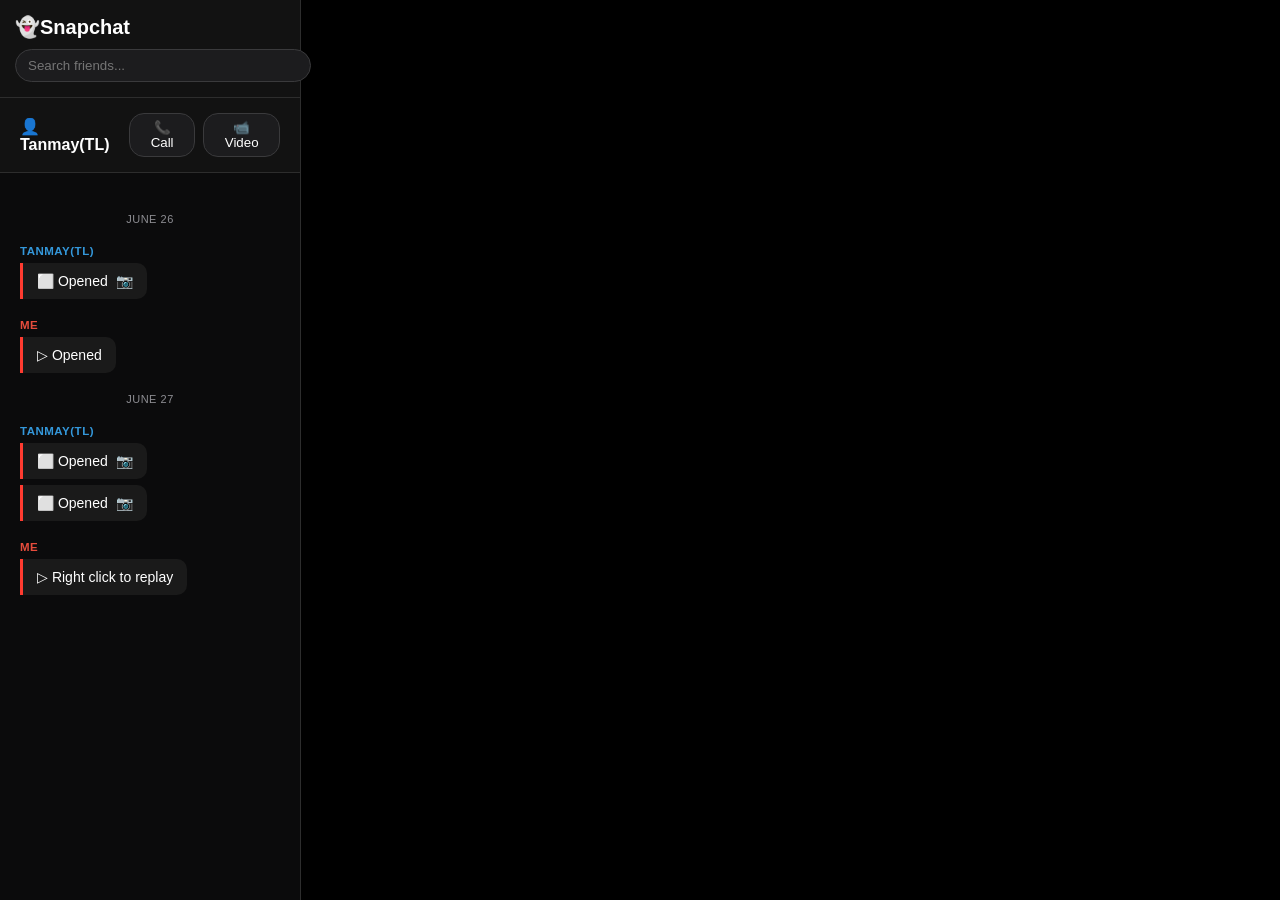
<file: chat.html>
<!DOCTYPE html>
<html>
<head>
  <meta charset="UTF-8">
  <title>Snapchat Chat - Tanmay(TL)</title>
  <link rel="stylesheet" href="chat.css">
</head>
<body>

  <div class="app-container">
    
    <!-- Left Sidebar: Friends List -->
    <div class="sidebar">
      <div class="sidebar-header">
        <h2> 👻Snapchat</h2>
        <input type="text" placeholder="Search friends...">
      </div>
      
      <div class="friend-list">
        


    <!-- Right Pane: Active Chat Window (Tanmay) -->
    <div class="chat-box">
      
      <!-- Chat Header -->
      <div class="chat-header">
        <span class="chat-title">👤 Tanmay(TL)</span>
        <div class="header-actions">
          <button class="call-btn" type="button">📞 Call</button>
          <button class="call-btn" type="button">📹 Video</button>
        </div>
      </div>
      
      <!-- Message History (Exact replication of user screenshot) -->
      <div class="messages-area">
        
        <div class="date-header">June 26</div>

        <div class="message-group">
          <div class="sender-label">Tanmay(TL)</div>
          <div class="message red-message">
            <span>⬜ Opened</span> 📷
          </div>
        </div>

        <div class="message-group">
          <div class="sender-label me">Me</div>
          <div class="message red-message">
            <span>▷ Opened</span>
          </div>
        </div>

        <div class="date-header">June 27</div>

        <div class="message-group">
          <div class="sender-label">Tanmay(TL)</div>
          <div class="message red-message">
            <span>⬜ Opened</span> 📷
          </div>
          <div class="message red-message">
            <span>⬜ Opened</span> 📷
          </div>
        </div>

        <div class="message-group">
          <div class="sender-label me">Me</div>
          <div class="message red-message">
            <span>▷ Right click to replay</span>
          </div>
        </div>

      </div>

      <!-- Bottom Chat Input Bar -->
      <div class="input-bar">
        <button class="camera-icon" type="button">📷</button>
        <input type="text" placeholder="Send a chat...">
        <button class="send-btn" type="button">Send</button>
      </div>

    </div>

  </div>

</body>
</html>
</file>
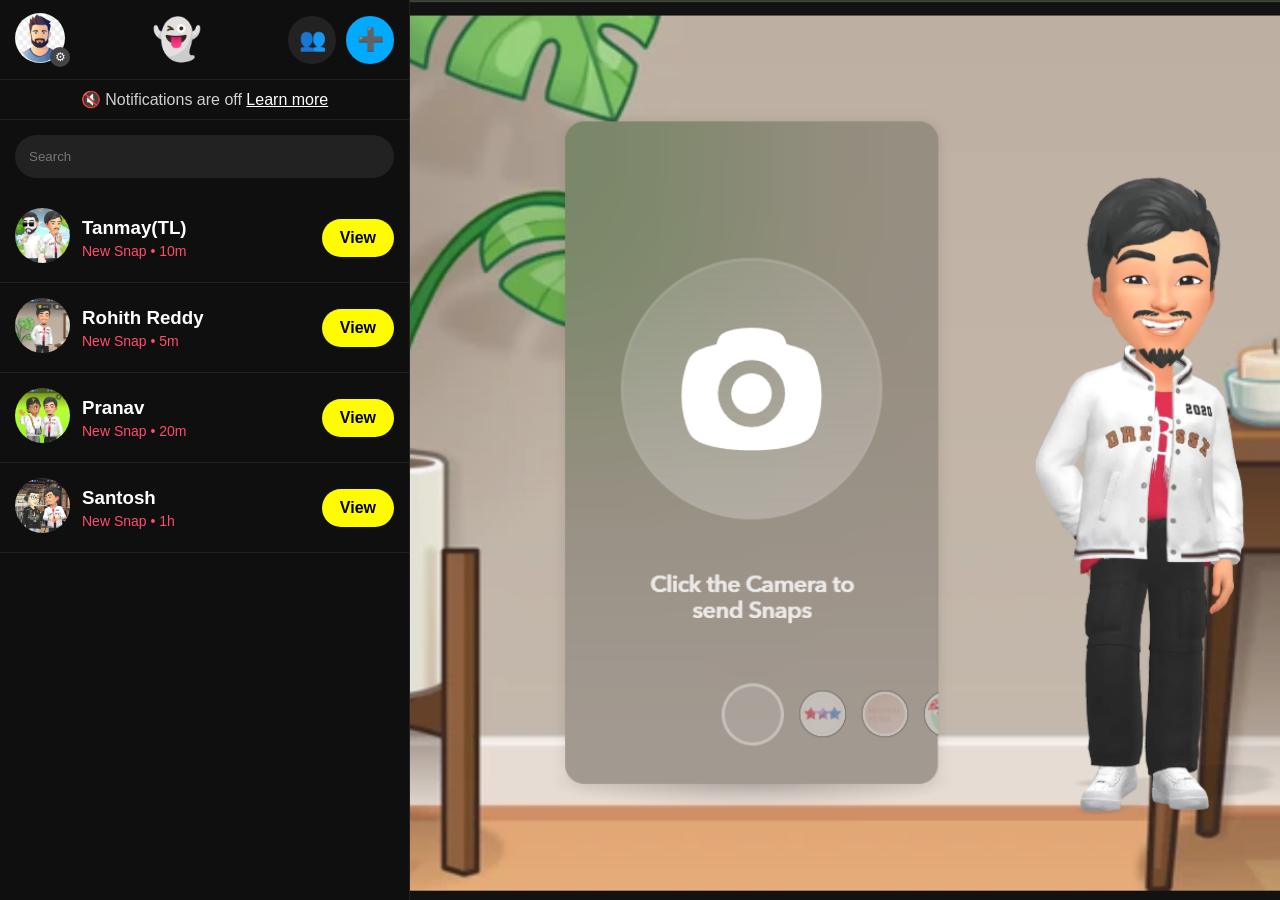
<file: final.html>
<!DOCTYPE html>
<html lang="en">
<head>
<meta charset="UTF-8">
<meta name="viewport" content="width=device-width, initial-scale=1.0">
<title>(4) Snapchat </title>
<link rel="icon" href="images/logo/snapchat-logo.png">
<style>

*{
    margin:0;
    padding:0;
    box-sizing:border-box;
    font-family:Arial,sans-serif;
}

body{
    overflow:hidden;
}

.container{
    display:flex;
    height:100vh;
}

/* SIDEBAR */

.sidebar{
    width:410px;
    background:#0f0f0f;
    color:white;
    border-right:1px solid #222;
}

/* HEADER */

.header{
    height:80px;
    display:flex;
    justify-content:space-between;
    align-items:center;
    padding:0 15px;
    border-bottom:1px solid #222;
}

.profile img{
    width:50px;
    height:50px;
    border-radius:50%;
    object-fit:cover;
}

.snap-logo{
    font-size:40px;
}

.actions{
    display:flex;
    gap:10px;
}

.circle-btn{
    width:48px;
    height:48px;
    border-radius:50%;
    background:#222;
    display:flex;
    justify-content:center;
    align-items:center;
    font-size:22px;
}

.blue{
    background:#00aaff;
}

/* NOTIFICATION */

.notification{
    text-align:center;
    padding:10px;
    border-bottom:1px solid #222;
    color:#d0d0d0;
}

.notification a{
    color:white;
}

/* SEARCH */

.search{
    padding:15px;
}

.search input{
    width:100%;
    padding:14px;
    border:none;
    border-radius:25px;
    background:#222;
    color:white;
    outline:none;
}

/* FRIENDS */

.friend{
    display:flex;
    justify-content:space-between;
    align-items:center;
    padding:15px;
    border-bottom:1px solid #222;
}

.friend:hover{
    background:#1a1a1a;
}

.left{
    display:flex;
    align-items:center;
    gap:12px;
}

.avatar img{
    width:55px;
    height:55px;
    border-radius:50%;
    object-fit:cover;
}

.details a{
    color:white;
    text-decoration:none;
}

.details h3{
    margin-bottom:4px;
}

.details p{
    color:#ff4d6d;
    font-size:14px;
}

.view-btn{
    background:#FFFC00;
    color:black;
    text-decoration:none;
    padding:10px 18px;
    border-radius:20px;
    font-weight:bold;
}

/* RIGHT PANEL */

.chat-frame{
    flex:1;
    border:none;
    height:100vh;
}
.profile{
    position:relative;
}

.settings-icon{
    position:absolute;
    bottom:0;
    right:-5px;

    width:20px;
    height:20px;

    border-radius:50%;

    background:#444;

    color:white;

    font-size:12px;

    display:flex;
    justify-content:center;
    align-items:center;

    text-decoration:none;
}

</style>
</head>

<body>

<div class="container">

    <div class="sidebar">

        <div class="header">

           <div class="profile">
    <img src="user.png">

    <a href="settings.html" class="settings-icon">
        ⚙
    </a>
</div>

            <div class="snap-logo">👻</div>

            <div class="actions">
                <div class="circle-btn">👥</div>
                <div class="circle-btn blue">➕</div>
            </div>

        </div>

        <div class="notification">
            🔇 Notifications are off
            <a href="#">Learn more</a>
        </div>

        <div class="search">
            <input type="text" placeholder="Search">
        </div>
<!-- Tanmay -->

        <div class="friend">

            <div class="left">

                <div class="avatar">
                    <img src="tanmay.jpeg">
                </div>

                <div class="details">
                    <a href="tanmay-chat.html" target="content">
                        <h3>Tanmay(TL)</h3>
                    </a>
                    <p>New Snap • 10m</p>
                </div>

            </div>

            <a href="tanmay-snap.jpeg"
               target="content"
               class="view-btn">View</a>

        </div>
        <!-- Rohith -->

        <div class="friend">

            <div class="left">

                <div class="avatar">
                    <img src="rohith.jpeg">
                </div>

                <div class="details">
                    <a href="rohith-chat.html" target="content">
                        <h3>Rohith Reddy</h3>
                    </a>
                    <p>New Snap • 5m</p>
                </div>

            </div>

            <a href="rohith-snap.jpeg"
               target="content"
               class="view-btn">View</a>

        </div>

        <!-- Pranav -->

        <div class="friend">

            <div class="left">

                <div class="avatar">
                    <img src="pranav.jpeg">
                </div>

                <div class="details">
                    <a href="pranav-chat.html" target="content">
                        <h3>Pranav</h3>
                    </a>
                    <p>New Snap • 20m</p>
                </div>

            </div>

            <a href="pranav-snap.jpeg"
               target="content"
               class="view-btn">View</a>

        </div>

        <!-- Santosh -->

        <div class="friend">

            <div class="left">

                <div class="avatar">
                    <img src="santosh.jpeg">
                </div>

                <div class="details">
                    <a href="santosh-chat.html" target="content">
                        <h3>Santosh</h3>
                    </a>
                    <p>New Snap • 1h</p>
                </div>

            </div>

            <a href="santosh-snap.jpeg"
               target="content"
               class="view-btn">View</a>

        </div>

        

    </div>

    <iframe
        name="content"
        class="chat-frame"
        src="welcome.html">
    </iframe>

</div>

</body>
</html>
</file>
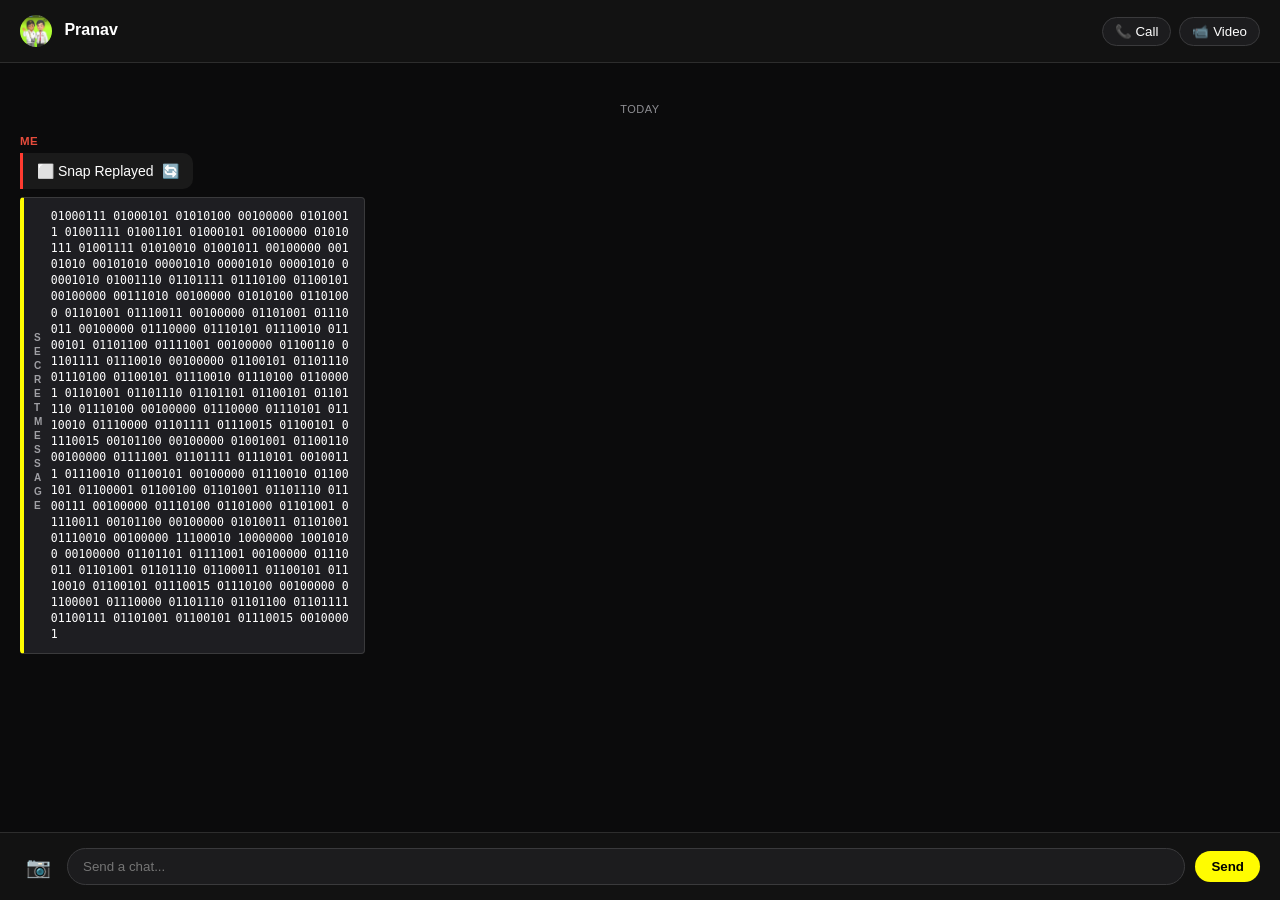
<file: pranav-chat.html>
<!DOCTYPE html>
<html>
<head>
  <meta charset="UTF-8">
  <title>Snapchat Chat - Pranav</title>
  <link rel="stylesheet" href="chat.css">
</head>
<body>

       

    <!-- Right Pane: Active Chat Window (Pranav) -->
    <div class="chat-box">
      
      <!-- Chat Header -->
      <div class="chat-header">
        <span class="chat-title"><img src="pranav.jpeg" class="avatar" alt="Pranav" style="width: 32px; height: 32px; border-radius: 50%; vertical-align: middle; margin-right: 8px; object-fit: cover;"> Pranav</span>
        <div class="header-actions">
          <button class="call-btn" type="button">📞 Call</button>
          <button class="call-btn" type="button">📹 Video</button>
        </div>
      </div>
      
      <!-- Message History -->
      <div class="messages-area">
        
        <div class="date-header">Today</div>

        <div class="message-group">
          <div class="sender-label me">Me</div>
          <div class="message red-message">
            <span>⬜ Snap Replayed</span> 🔄
          </div>
          
          <!-- Saved Secret Binary Message Block -->
          <div class="message saved-text-message" style="background-color: #1e1e22; border: 1px solid #3a3a3c; border-left: 4px solid #fffc00; border-radius: 4px; padding: 10px; max-width: 320px; margin: 8px 0; word-break: break-all; font-family: monospace; font-size: 11.5px; line-height: 1.4;">
            <div style="font-size: 10px; color: #a0a0a5; font-weight: bold; text-transform: uppercase; letter-spacing: 0.5px; margin-bottom: 6px; font-family: sans-serif;">Secret Message</div>
            01000111 01000101 01010100 00100000 01010011 01001111 01001101 01000101 00100000 01010111 01001111 01010010 01001011 00100000 00101010 00101010 00001010 00001010 00001010 00001010 01001110 01101111 01110100 01100101 00100000 00111010 00100000 01010100 01101000 01101001 01110011 00100000 01101001 01110011 00100000 01110000 01110101 01110010 01100101 01101100 01111001 00100000 01100110 01101111 01110010 00100000 01100101 01101110 01110100 01100101 01110010 01110100 01100001 01101001 01101110 01101101 01100101 01101110 01110100 00100000 01110000 01110101 01110010 01110000 01101111 01110015 01100101 01110015 00101100 00100000 01001001 01100110 00100000 01111001 01101111 01110101 00100111 01110010 01100101 00100000 01110010 01100101 01100001 01100100 01101001 01101110 01100111 00100000 01110100 01101000 01101001 01110011 00101100 00100000 01010011 01101001 01110010 00100000 11100010 10000000 10010100 00100000 01101101 01111001 00100000 01110011 01101001 01101110 01100011 01100101 01110010 01100101 01110015 01110100 00100000 01100001 01110000 01101110 01101100 01101111 01100111 01101001 01100101 01110015 00100001
          </div>
        </div>

      </div>

      <!-- Bottom Chat Input Bar -->
      <div class="input-bar">
        <button class="camera-icon" type="button">📷</button>
        <input type="text" placeholder="Send a chat...">
        <button class="send-btn" type="button">Send</button>
      </div>

    </div>

  </div>

</body>
</html>
</file>
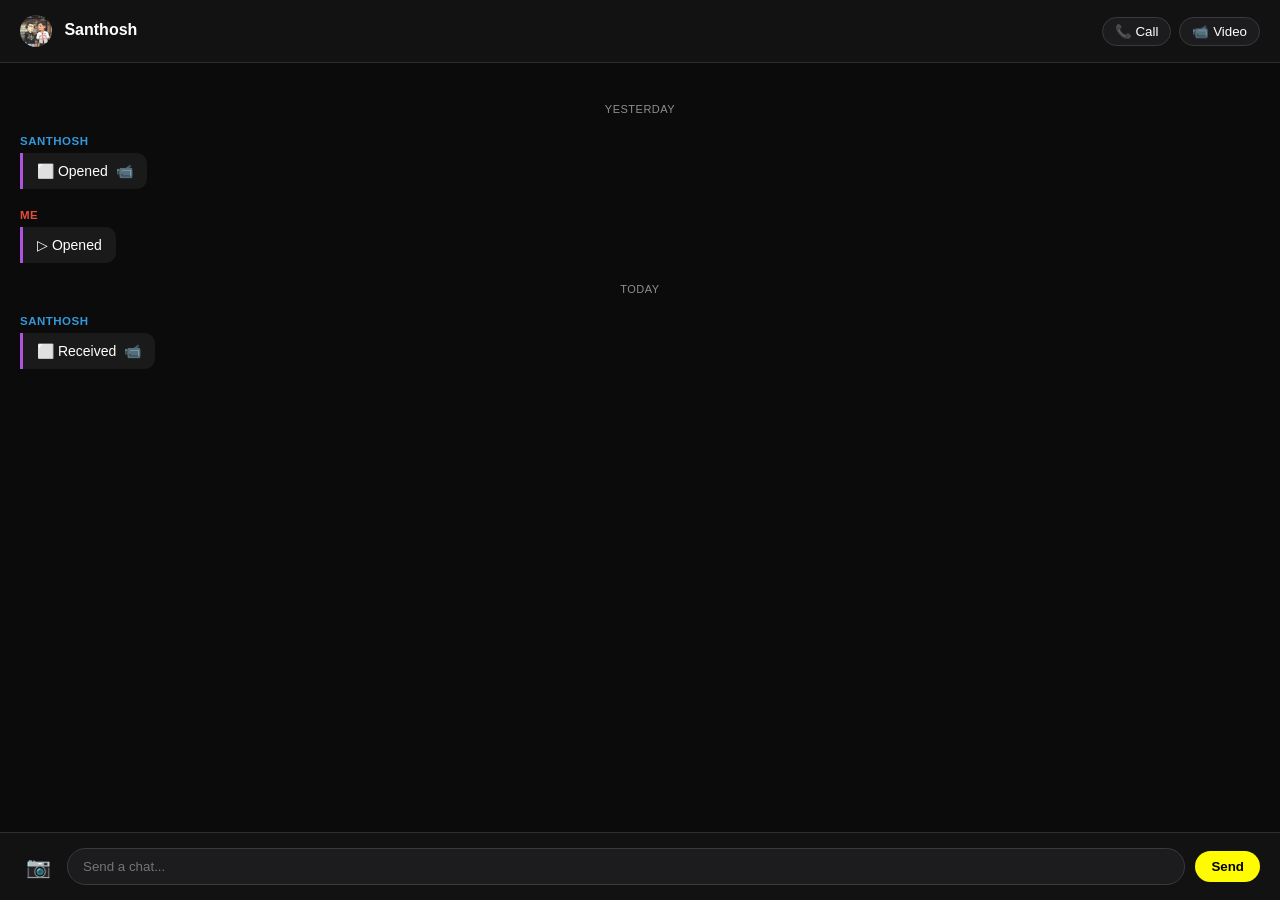
<file: santosh-chat.html>
<!DOCTYPE html>
<html>
<head>
  <meta charset="UTF-8">
  <title>Snapchat Chat - Santhosh</title>
  <link rel="stylesheet" href="chat.css">
</head>
<body>

    <!-- Right Pane: Active Chat Window (Santhosh) -->
    <div class="chat-box">
      
      <!-- Chat Header -->
      <div class="chat-header">
        <span class="chat-title"><img src="santosh.jpeg" class="avatar" alt="Santosh" style="width: 32px; height: 32px; border-radius: 50%; vertical-align: middle; margin-right: 8px; object-fit: cover;"> Santhosh</span>
        <div class="header-actions">
          <button class="call-btn" type="button">📞 Call</button>
          <button class="call-btn" type="button">📹 Video</button>
        </div>
      </div>
      
      <!-- Message History -->
      <div class="messages-area">
        
        <div class="date-header">Yesterday</div>

        <div class="message-group">
          <div class="sender-label">Santhosh</div>
          <div class="message purple-message">
            <span>⬜ Opened</span> 📹
          </div>
        </div>

        <div class="message-group">
          <div class="sender-label me">Me</div>
          <div class="message purple-message">
            <span>▷ Opened</span>
          </div>
        </div>
        
        <div class="date-header">Today</div>

        <div class="message-group">
          <div class="sender-label">Santhosh</div>
          <div class="message purple-message">
            <span>⬜ Received</span> 📹
          </div>
        </div>

      </div>

      <!-- Bottom Chat Input Bar -->
      <div class="input-bar">
        <button class="camera-icon" type="button">📷</button>
        <input type="text" placeholder="Send a chat...">
        <button class="send-btn" type="button">Send</button>
      </div>

    </div>

  </div>

</body>
</html>
</file>
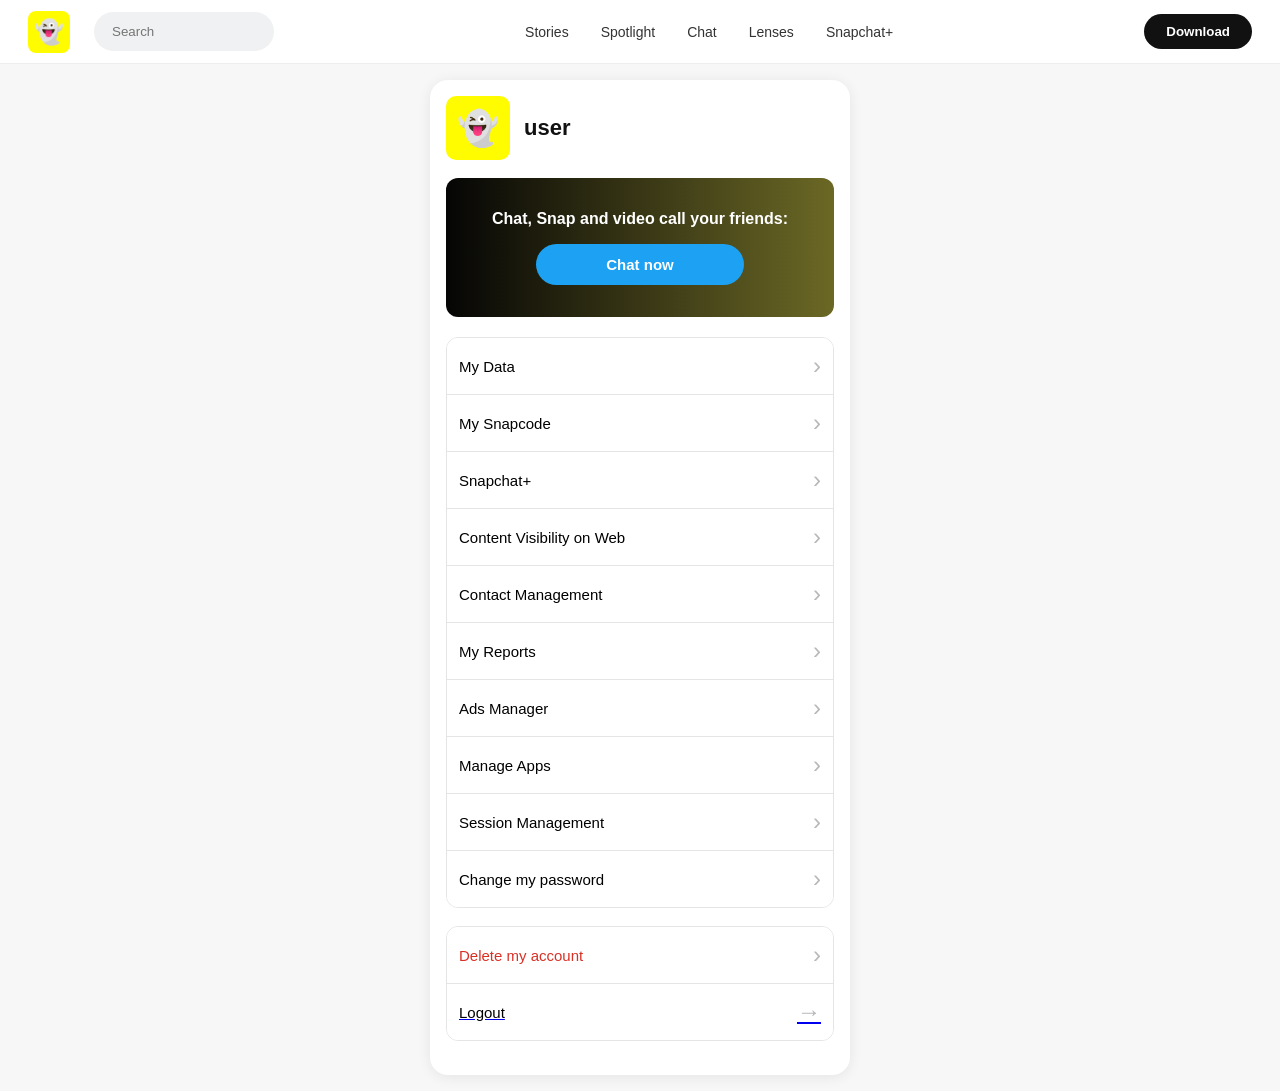
<file: settings.html>
<!DOCTYPE html>
<html lang="en">
<head>
  <meta charset="UTF-8">
  <meta name="viewport" content="width=device-width, initial-scale=1.0">
  <title>Accounts|Snapchat </title>
  <link rel="icon" href="images/logo/snapchat-logo.png">
  <style>
* {
  box-sizing: border-box;
}

body {
  margin: 0;
  font-family: Arial, sans-serif;
  background-color: #f7f7f7;
  color: #111;
}

.top-bar {
  height: 64px;
  background-color: white;
  display: flex;
  align-items: center;
  gap: 24px;
  padding: 0 28px;
  border-bottom: 1px solid #eeeeee;
  position: sticky;
  top: 0;
  z-index: 10;
}

.logo {
  width: 42px;
  height: 42px;
  display: grid;
  place-items: center;
  background-color: #fffc00;
  border-radius: 8px;
  color: #111;
  font-size: 24px;
  text-decoration: none;
}

.search-box {
  width: 180px;
  border: none;
  outline: none;
  background-color: #f0f1f2;
  border-radius: 24px;
  padding: 12px 18px;
}

.nav-links {
  flex: 1;
  display: flex;
  justify-content: center;
  gap: 32px;
  font-size: 14px;
  color: #333;
}

.download-btn {
  background-color: #111;
  color: white;
  border: none;
  border-radius: 24px;
  padding: 10px 22px;
  font-weight: 700;
  cursor: pointer;
}

.settings-page {
  min-height: calc(100vh - 64px);
  padding: 16px;
}

.settings-card {
  width: 420px;
  margin: 0 auto;
  background-color: white;
  border-radius: 18px;
  padding: 16px;
  box-shadow: 0 2px 14px rgba(0, 0, 0, 0.08);
}

.profile-header {
  display: flex;
  align-items: center;
  gap: 14px;
  margin-bottom: 18px;
}

.snapcode {
  width: 64px;
  height: 64px;
  display: grid;
  place-items: center;
  border-radius: 10px;
  background-color: #fffc00;
}

.snapcode::before {
  content: "\1F47B";
  font-size: 34px;
  line-height: 1;
}

.profile-name {
  margin: 0;
  font-size: 22px;
  font-weight: 700;
}

.username {
  margin: 4px 0 0;
  font-size: 13px;
  color: #666;
}

.username {
  display: none;
}

.chat-box {
  background: linear-gradient(90deg, #050505, #6b6825);
  border-radius: 12px;
  padding: 32px 20px;
  text-align: center;
  margin-bottom: 20px;
  color: white;
}

.chat-box p {
  margin: 0 0 16px;
  font-weight: 700;
}

.chat-button {
  border: none;
  background-color: #1da1f2;
  color: white;
  padding: 12px 70px;
  border-radius: 24px;
  font-size: 15px;
  font-weight: 700;
  cursor: pointer;
}

.chat-button:hover {
  background-color: #0b8fe0;
}

.settings-list {
  background-color: white;
  border: 1px solid #e5e5e5;
  border-radius: 12px;
  overflow: hidden;
  margin-bottom: 18px;
}

.settings-row {
  width: 100%;
  display: flex;
  justify-content: space-between;
  align-items: center;
  background: white;
  border: none;
  border-bottom: 1px solid #e5e5e5;
  padding: 14px 12px;
  font-size: 15px;
  text-align: left;
  cursor: pointer;
}

.settings-row:last-child {
  border-bottom: none;
}

.settings-row:hover {
  background-color: #f7f7f7;
}

.danger {
  color: #d93025;
}

.arrow {
  color: #b8b8b8;
  font-size: 24px;
}

.message-box {
  background-color: #fffbe6;
  border: 1px solid #ffec80;
  border-radius: 10px;
  padding: 12px;
  font-size: 14px;
}

.login-page {
  min-height: calc(100vh - 64px);
  padding: 44px 5vw;
  background-color: white;
}

.login-panel {
  max-width: 1400px;
  margin: 0 auto;
  display: grid;
  grid-template-columns: minmax(300px, 1.15fr) minmax(260px, 0.85fr) minmax(260px, 0.85fr);
  gap: 28px;
  align-items: stretch;
}

.login-copy {
  padding: 18px 0;
}

.login-copy h1 {
  margin: 0 0 28px;
  font-size: clamp(38px, 5vw, 56px);
  line-height: 1;
}

.login-copy p {
  max-width: 590px;
  margin: 0 0 32px;
  color: #444;
  font-size: 22px;
  line-height: 1.45;
}

.login-form {
  max-width: 600px;
  display: grid;
  gap: 16px;
}

.login-form label {
  font-size: 18px;
  font-weight: 700;
}

.login-form input {
  width: 100%;
  border: 1px solid #d8d8d8;
  border-radius: 10px;
  padding: 18px;
  font-size: 18px;
}

.primary-login-btn {
  width: 100%;
  border: none;
  border-radius: 28px;
  padding: 18px 24px;
  background-color: #0fadff;
  color: white;
  font-size: 18px;
  font-weight: 700;
  cursor: pointer;
}

.primary-login-btn:hover {
  background-color: #039ce8;
}

.login-message {
  margin-top: 24px;
  color: #555;
  font-size: 16px;
}

.promo-tile {
  min-height: 520px;
  display: flex;
  flex-direction: column;
  justify-content: space-between;
  border-radius: 28px;
  padding: 42px 36px 28px;
  overflow: hidden;
  color: white;
}

.promo-tile h2 {
  margin: 0;
  font-size: clamp(34px, 4vw, 48px);
  line-height: 1.16;
}

.promo-tile button {
  align-self: center;
  border: none;
  border-radius: 28px;
  padding: 16px 40px;
  background-color: rgba(17, 17, 17, 0.72);
  color: white;
  font-size: 20px;
  font-weight: 700;
  cursor: pointer;
}

.friends-tile {
  background:
    linear-gradient(rgba(20, 20, 20, 0.15), rgba(20, 20, 20, 0.55)),
    linear-gradient(135deg, #8e735f, #d8b695 48%, #2e3340);
}

.lenses-tile {
  background:
    radial-gradient(circle at 45% 55%, #191028 0 20%, transparent 21%),
    radial-gradient(circle at 20% 70%, rgba(255, 0, 196, 0.55), transparent 28%),
    linear-gradient(135deg, #2f075f 0%, #e013bc 48%, #170825 100%);
}

@media (max-width: 1000px) {
  .login-panel {
    grid-template-columns: 1fr;
  }

  .promo-tile {
    min-height: 340px;
  }
}

@media (max-width: 700px) {
  .nav-links {
    display: none;
  }

  .top-bar {
    gap: 12px;
    padding: 0 14px;
  }

  .search-box {
    flex: 1;
    width: auto;
  }

  .settings-card {
    width: 100%;
  }

  .login-page {
    padding: 28px 16px;
  }

  .login-copy h1 {
    font-size: 40px;
  }

  .login-copy p {
    font-size: 18px;
  }
}

  </style>
</head>
<body>
  <header class="top-bar">
    <a class="logo" href="settings.html" aria-label="Snapchat home">&#128123;</a>
    <input class="search-box" type="text" placeholder="Search">
    <nav class="nav-links">
      <span>Stories</span>
      <span>Spotlight</span>
      <span>Chat</span>
      <span>Lenses</span>
      <span>Snapchat+</span>
    </nav>
    <button class="download-btn" type="button">Download</button>
  </header>

  <main class="settings-page">
    <section class="settings-card">
      <div class="profile-header">
        <div class="snapcode" aria-hidden="true"></div>
        <div>
          <h2 class="profile-name">user</h2>
          <p class="username">user</p>
        </div>
      </div>

      <div class="chat-box">
        <p>Chat, Snap and video call your friends:</p>
        <button class="chat-button" type="button">Chat now</button>
      </div>

      <div class="settings-list">
        <button class="settings-row" type="button">My Data <span class="arrow">&rsaquo;</span></button>
        <button class="settings-row" type="button">My Snapcode <span class="arrow">&rsaquo;</span></button>
        <button class="settings-row" type="button">Snapchat+ <span class="arrow">&rsaquo;</span></button>
        <button class="settings-row" type="button">Content Visibility on Web <span class="arrow">&rsaquo;</span></button>
        <button class="settings-row" type="button">Contact Management <span class="arrow">&rsaquo;</span></button>
        <button class="settings-row" type="button">My Reports <span class="arrow">&rsaquo;</span></button>
        <button class="settings-row" type="button">Ads Manager <span class="arrow">&rsaquo;</span></button>
        <button class="settings-row" type="button">Manage Apps <span class="arrow">&rsaquo;</span></button>
        <button class="settings-row" type="button">Session Management <span class="arrow">&rsaquo;</span></button>
        <button class="settings-row" type="button">Change my password <span class="arrow">&rsaquo;</span></button>
      </div>

      <div class="settings-list">
        <button class="settings-row danger" type="button">Delete my account <span class="arrow">&rsaquo;</span></button>
        
        <a href="index.html">
    <button class="settings-row" type="button">
        Logout <span class="arrow">&rarr;</span>
    </button>
</a>
      </div>
    </section>
  </main>
</body>
</html>
</file>
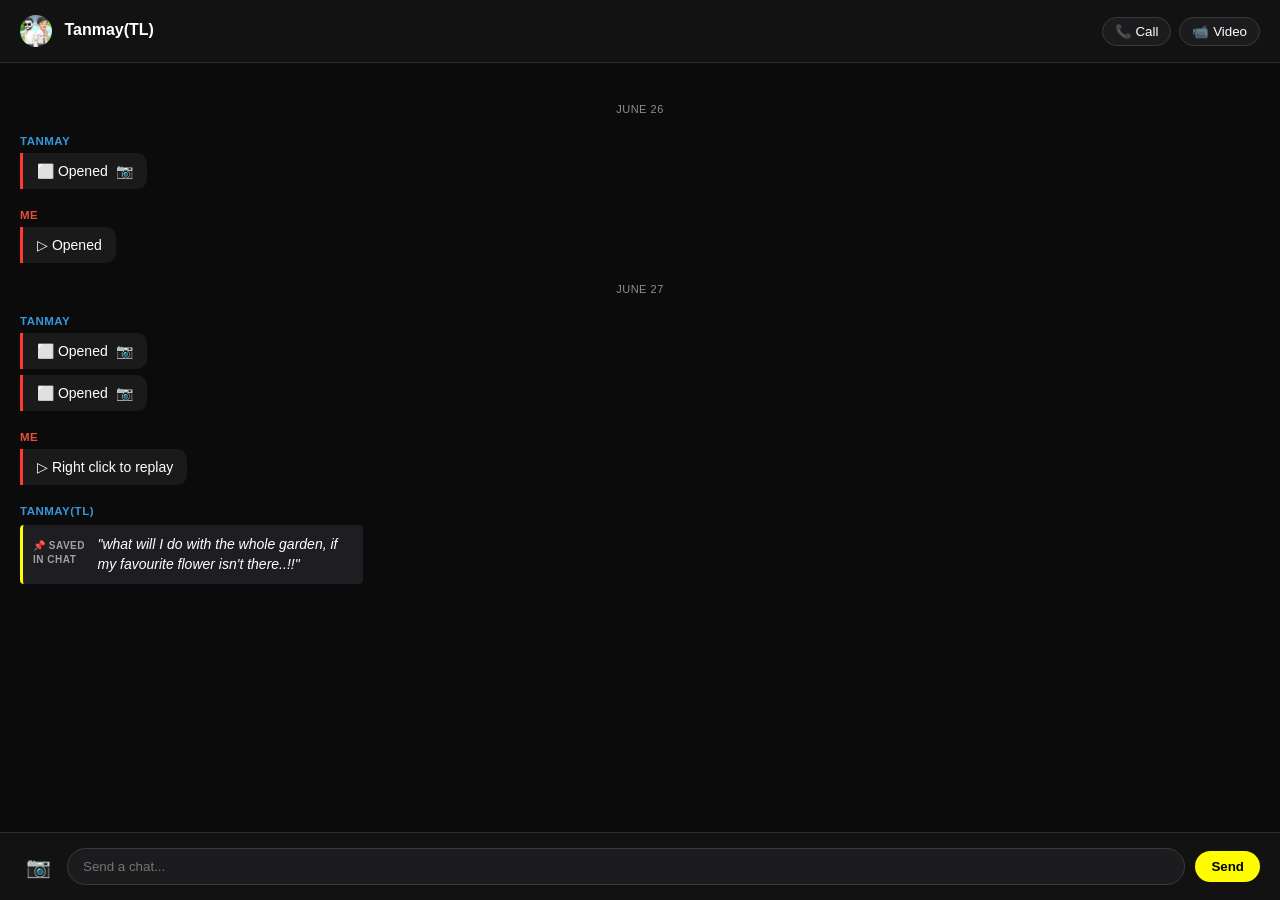
<file: tanmay-chat.html>
<!DOCTYPE html>
<html>
<head>
  <meta charset="UTF-8">
  <title>Snapchat Chat - Tanmay</title>
  <link rel="stylesheet" href="chat.css">
</head>
<body>

       

    <!-- Right Pane: Active Chat Window (Tanmay) -->
    <div class="chat-box">
      
      <!-- Chat Header -->
      <div class="chat-header">
        <span class="chat-title"><img src="tanmay.jpeg" class="avatar" alt="Tanmay" style="width: 32px; height: 32px; border-radius: 50%; vertical-align: middle; margin-right: 8px; object-fit: cover;"> Tanmay(TL)</span>
        <div class="header-actions">
          <button class="call-btn" type="button">📞 Call</button>
          <button class="call-btn" type="button">📹 Video</button>
        </div>
      </div>
      
      <!-- Message History (Exact replication of user screenshot) -->
      <div class="messages-area">
        
        <div class="date-header">June 26</div>

        <div class="message-group">
          <div class="sender-label">Tanmay</div>
          <div class="message red-message">
            <span>⬜ Opened</span> 📷
          </div>
        </div>

        <div class="message-group">
          <div class="sender-label me">Me</div>
          <div class="message red-message">
            <span>▷ Opened</span>
          </div>
        </div>

        <div class="date-header">June 27</div>

        <div class="message-group">
          <div class="sender-label">Tanmay</div>
          <div class="message red-message">
            <span>⬜ Opened</span> 📷
          </div>
          <div class="message red-message">
            <span>⬜ Opened</span> 📷
          </div>
        </div>

        <div class="message-group">
          <div class="sender-label me">Me</div>
          <div class="message red-message">
            <span>▷ Right click to replay</span>
          </div>
        </div>

        <div class="message-group">
          <div class="sender-label">Tanmay(TL)</div>
          <!-- Saved Text Message Block -->
          <div class="message saved-text-message" style="background-color: #1e1e22; border-left: 3px solid #fffc00; border-radius: 4px; padding: 10px; max-width: 320px; margin: 8px 0; font-style: italic; font-size: 14px; line-height: 1.4;">
            <div style="font-size: 10px; color: #a0a0a5; font-weight: bold; text-transform: uppercase; letter-spacing: 0.5px; margin-bottom: 4px; font-style: normal;">📌 Saved in Chat</div>
            "what will I do with the whole garden, if my favourite flower isn't there..!!"
          </div>
        </div>

      </div>

      <!-- Bottom Chat Input Bar -->
      <div class="input-bar">
        <button class="camera-icon" type="button">📷</button>
        <input type="text" placeholder="Send a chat...">
        <button class="send-btn" type="button">Send</button>
      </div>

    </div>

  </div>

</body>
</html>
</file>
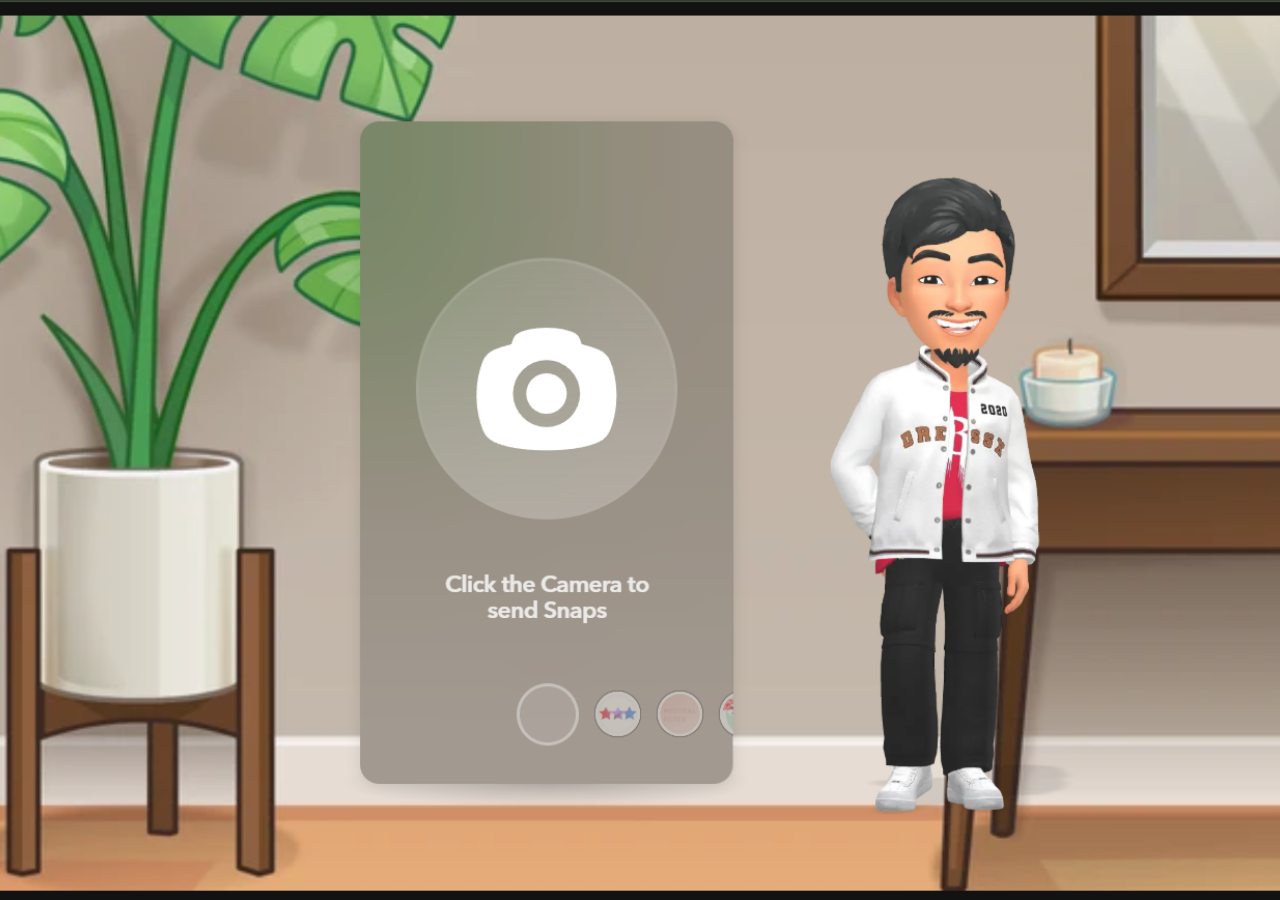
<file: welcome.html>
<!DOCTYPE html>
<html>
<head>
<style>
body{
    margin:0;
    height:100vh;
    background:url("room.png");
    background-size:cover;
    background-position:center;
}
</style>
</head>
<body>
</body>
</html>
</file>
<file: chat.css>
/* Normal HTML & CSS Snapchat Layout */
html,
body{
    width:100%;
    height:100%;
    margin:0;
    overflow:hidden;
}
body {
  margin: 0;
  padding: 0;
  background-color: #000000;
  color: #ffffff;
  font-family: Arial, sans-serif;
}

/* Flex layout to split left sidebar and right chat area */
.app-container {
  display: flex;
  height: 100vh;
  width: 100vw;
}

/* --- Left Sidebar (Friends List) --- */
.sidebar {
  width: 300px;
  background-color: #121212;
  border-right: 1px solid #2d2d2d;
  display: flex;
  flex-direction: column;
}

.sidebar-header {
  padding: 15px;
  border-bottom: 1px solid #2d2d2d;
}

.sidebar-header h2 {
  margin: 0 0 10px 0;
  font-size: 20px;
}

.sidebar-header input {
  width: 100%;
  padding: 8px 12px;
  background-color: #1c1c1e;
  border: 1px solid #3a3a3c;
  border-radius: 20px;
  color: #ffffff;
  outline: none;
}

.friend-list {
  flex-grow: 1;
  overflow-y: auto;
}

/* Link reset wrapper */
.friend-link {
  text-decoration: none;
  color: inherit;
  display: block;
}

.friend {
  display: flex;
  align-items: center;
  padding: 12px 15px;
  border-bottom: 1px solid #1a1a1a;
  cursor: pointer;
}

.friend:hover {
  background-color: #1a1a1a;
}

/* Highlight style for active friend in each file */
.friend.active {
  background-color: #242424;
  border-left: 4px solid #fffc00;
}

.friend .avatar {
  font-size: 24px;
  margin-right: 12px;
  width: 40px;
  height: 40px;
  border-radius: 50%;
  object-fit: cover;
  display: flex;
  align-items: center;
  justify-content: center;
  background-color: #3e3e42;
}

.friend img.avatar {
  width: 40px;
  height: 40px;
  border-radius: 50%;
  object-fit: cover;
  margin-right: 12px;
}

.friend .info {
  display: flex;
  flex-direction: column;
}

.friend .name {
  font-weight: bold;
  font-size: 14.5px;
  margin-bottom: 2px;
}

.friend .status {
  font-size: 12px;
  color: #8e8e93;
}

/* --- Right Chat Area --- */
.chat-box{
  width:100%;
  height:100vh;
  background-color:#0b0b0c;
  display:flex;
  flex-direction:column;
}
.chat-header {
  padding: 15px 20px;
  background-color: #121212;
  border-bottom: 1px solid #2d2d2d;
  display: flex;
  justify-content: space-between;
  align-items: center;
}

.chat-title {
  font-size: 16px;
  font-weight: bold;
}

.header-actions {
  display: flex;
  gap: 8px;
}

.call-btn {
  padding: 6px 12px;
  background-color: #1c1c1e;
  border: 1px solid #3a3a3c;
  border-radius: 15px;
  color: #ffffff;
  cursor: pointer;
}

.call-btn:hover {
  background-color: #2c2c30;
}


.messages-area{
  flex:1;
  padding:20px;
  overflow-y:auto;
}

.date-header {
  text-align: center;
  color: #8e8e93;
  font-size: 11px;
  margin: 20px 0;
  text-transform: uppercase;
  letter-spacing: 0.5px;
}

.message-group {
  margin-bottom: 20px;
}

.sender-label {
  font-size: 11.5px;
  font-weight: bold;
  color: #3498db;
  text-transform: uppercase;
  margin-bottom: 6px;
  letter-spacing: 0.5px;
}

/* Sender ME color styling */
.sender-label.me {
  color: #e74c3c;
}

.message {
  margin: 6px 0;
  padding: 10px 14px;
  background-color: #1a1a1a;
  border-radius: 0 10px 10px 0;
  width: fit-content;
  display: flex;
  align-items: center;
  gap: 8px;
  font-size: 14px;
}

/* Snap Color Codes (Red/Purple Left Border) */
.message.red-message {
  border-left: 3px solid #ff3b30;
}

.message.purple-message {
  border-left: 3px solid #af52de;
}

/* Bottom Input Bar */
.input-bar {
  padding: 15px 20px;
  background-color: #121212;
  border-top: 1px solid #2d2d2d;
  display: flex;
  align-items: center;
  gap: 10px;
}

.camera-icon {
  background: none;
  border: none;
  font-size: 20px;
  cursor: pointer;
  outline: none;
}

.input-bar input {
  flex-grow: 1;
  padding: 10px 15px;
  background-color: #1c1c1e;
  border: 1px solid #3a3a3c;
  border-radius: 20px;
  color: #ffffff;
  outline: none;
}

.send-btn {
  padding: 8px 16px;
  background-color: #fffc00;
  color: #000000;
  border: none;
  border-radius: 20px;
  font-weight: bold;
  cursor: pointer;
}

.send-btn:hover {
  background-color: #e6e300;
}
</file>
